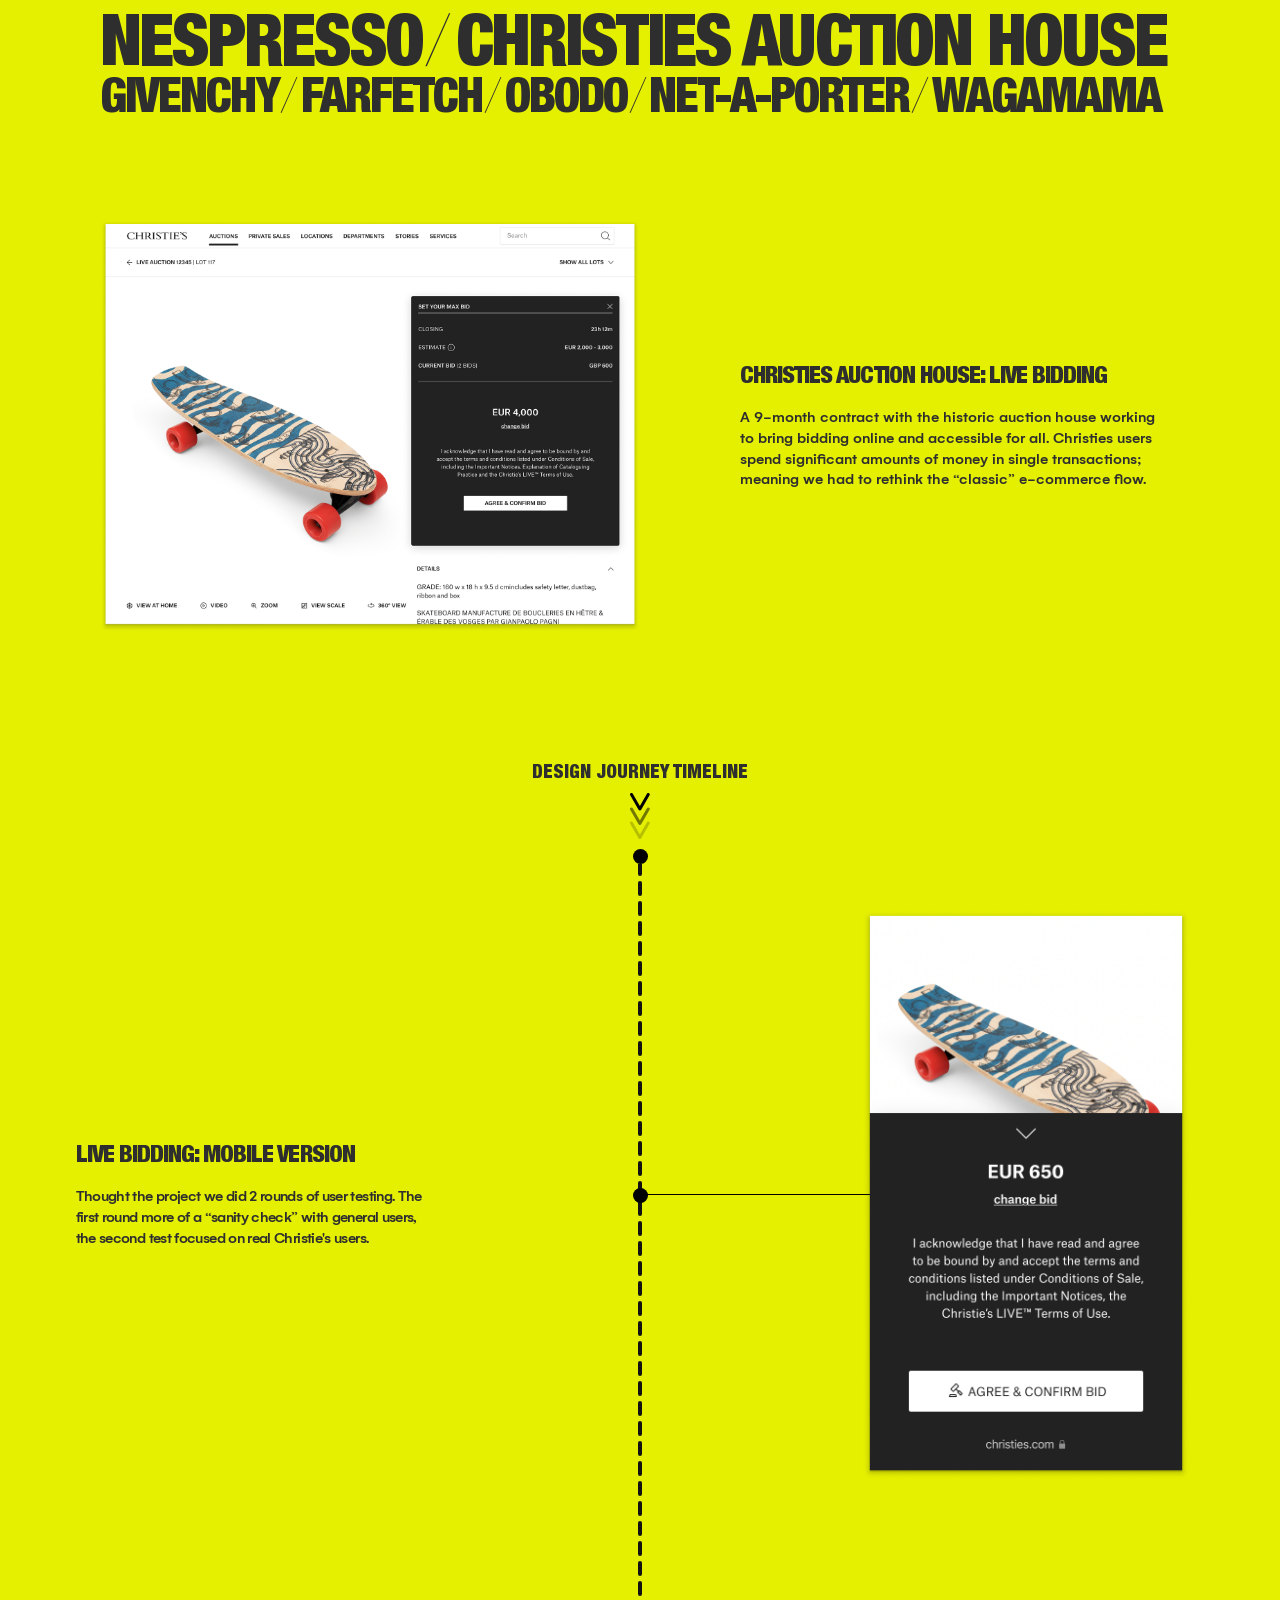
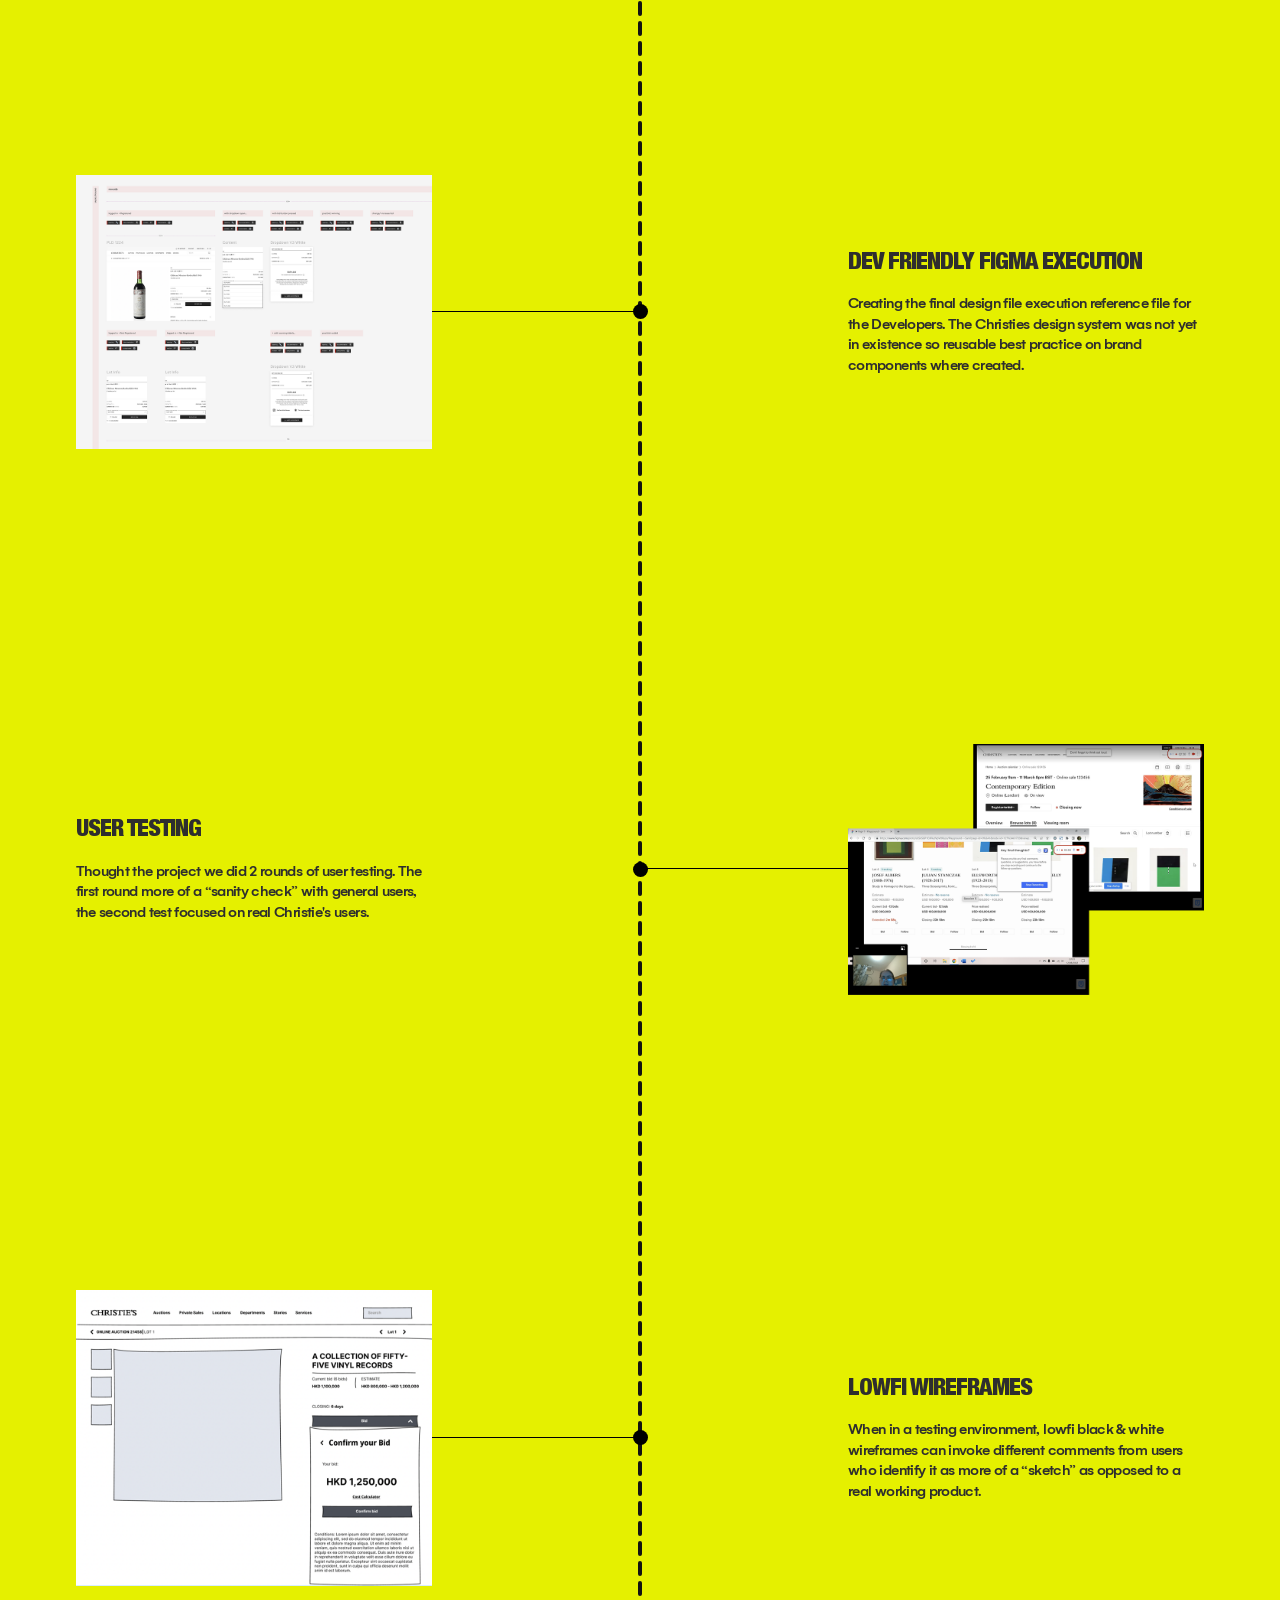
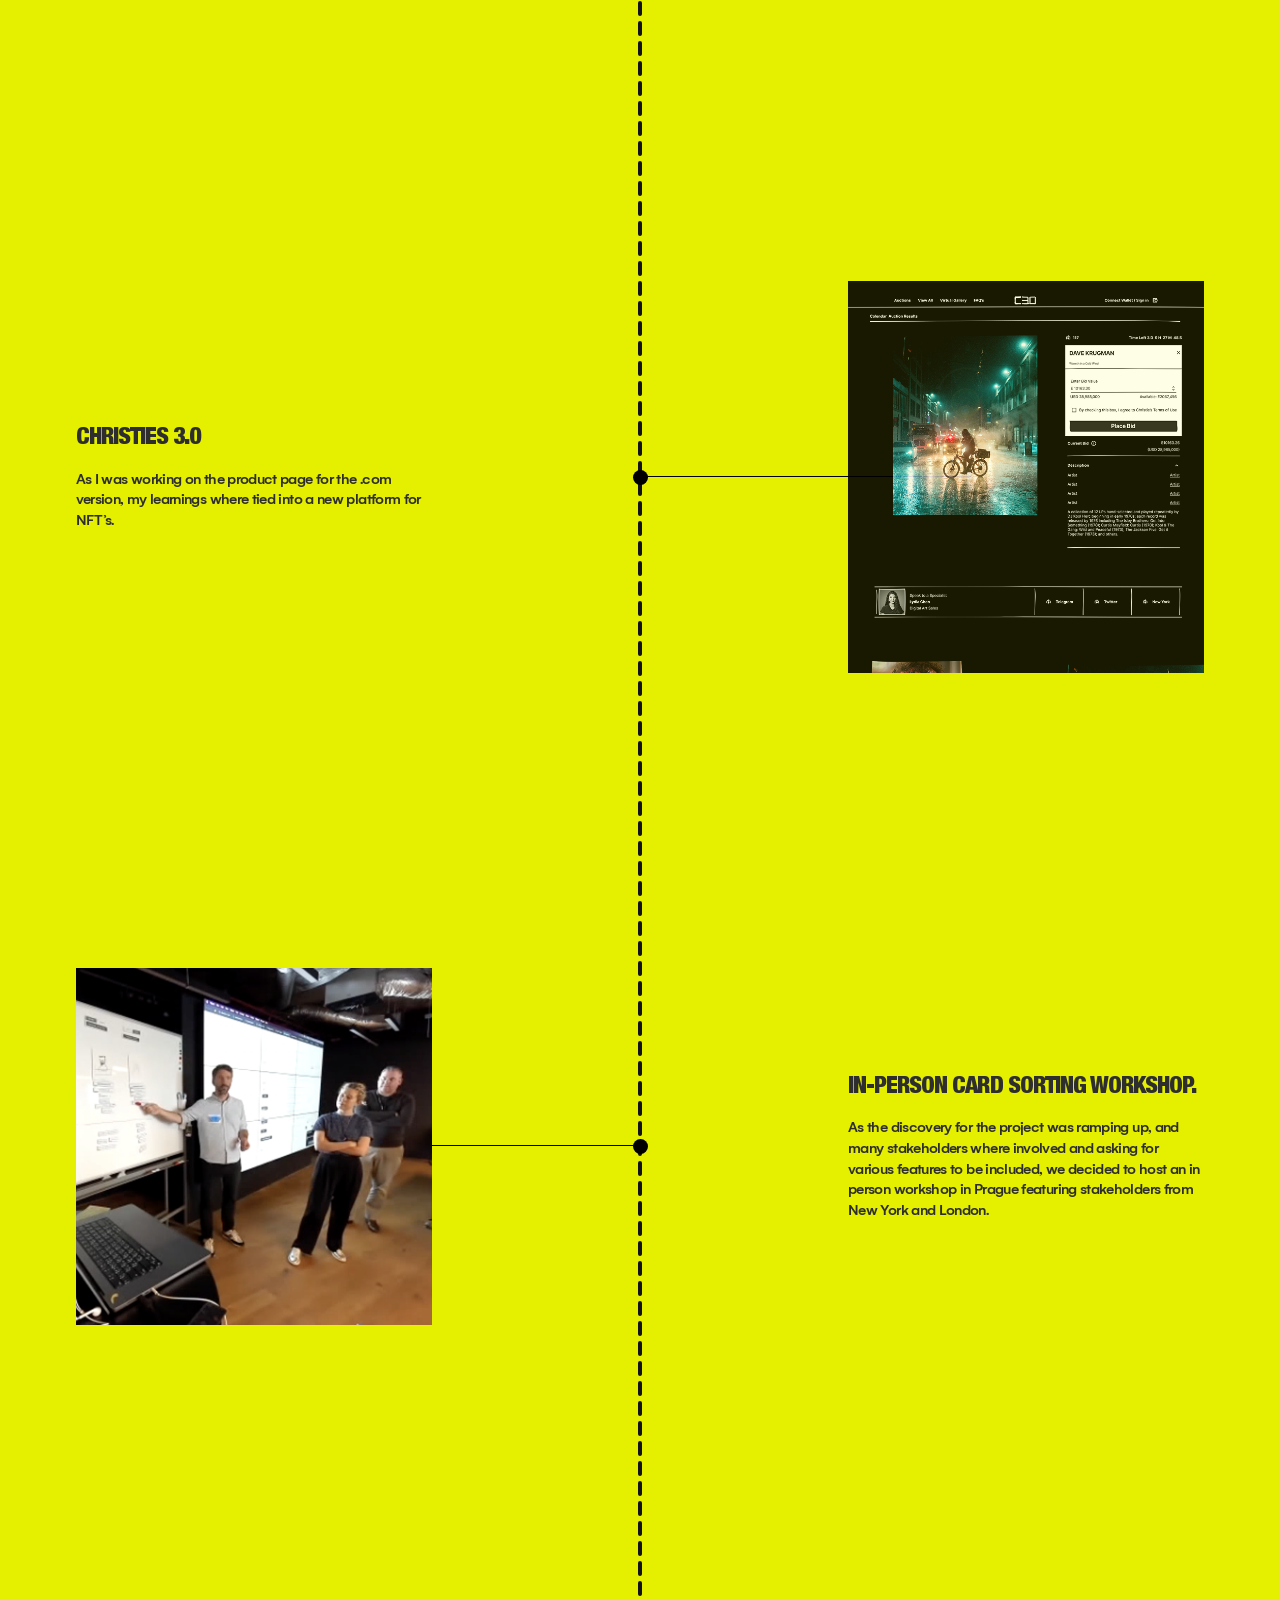
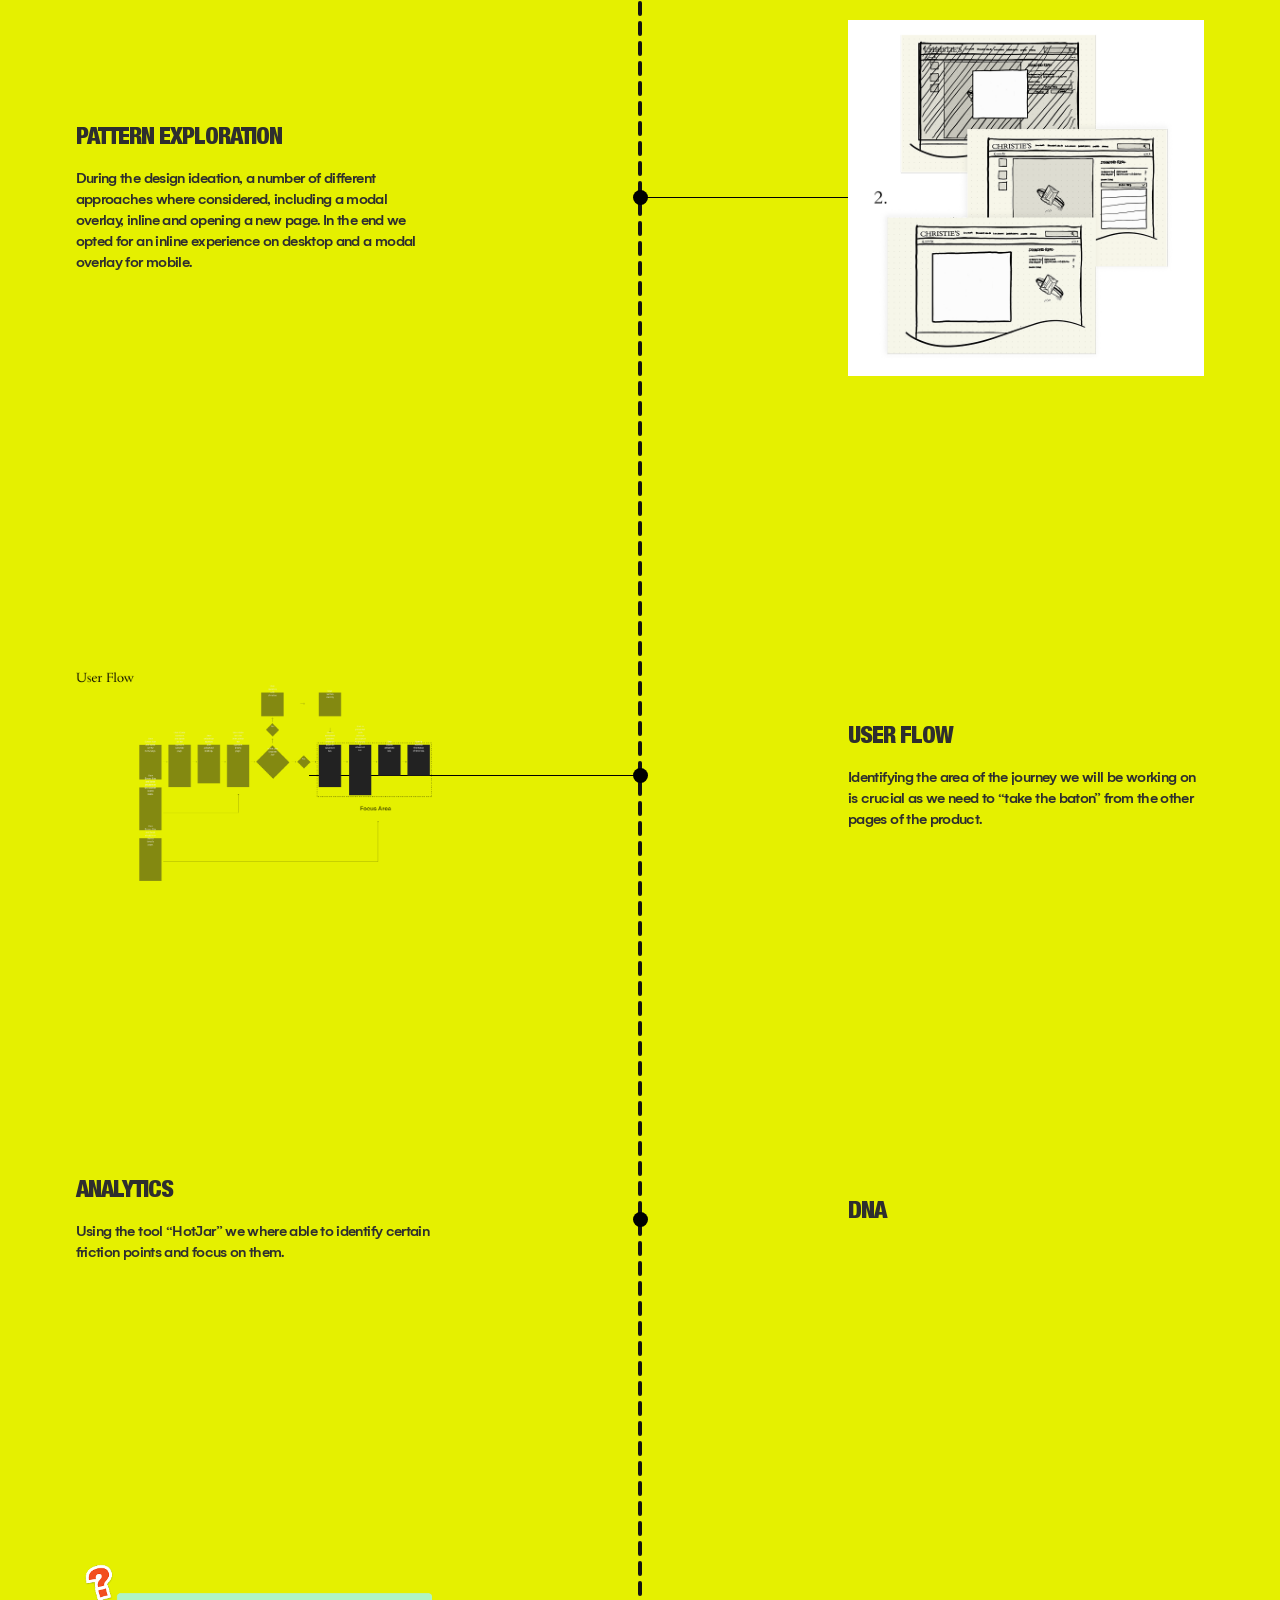
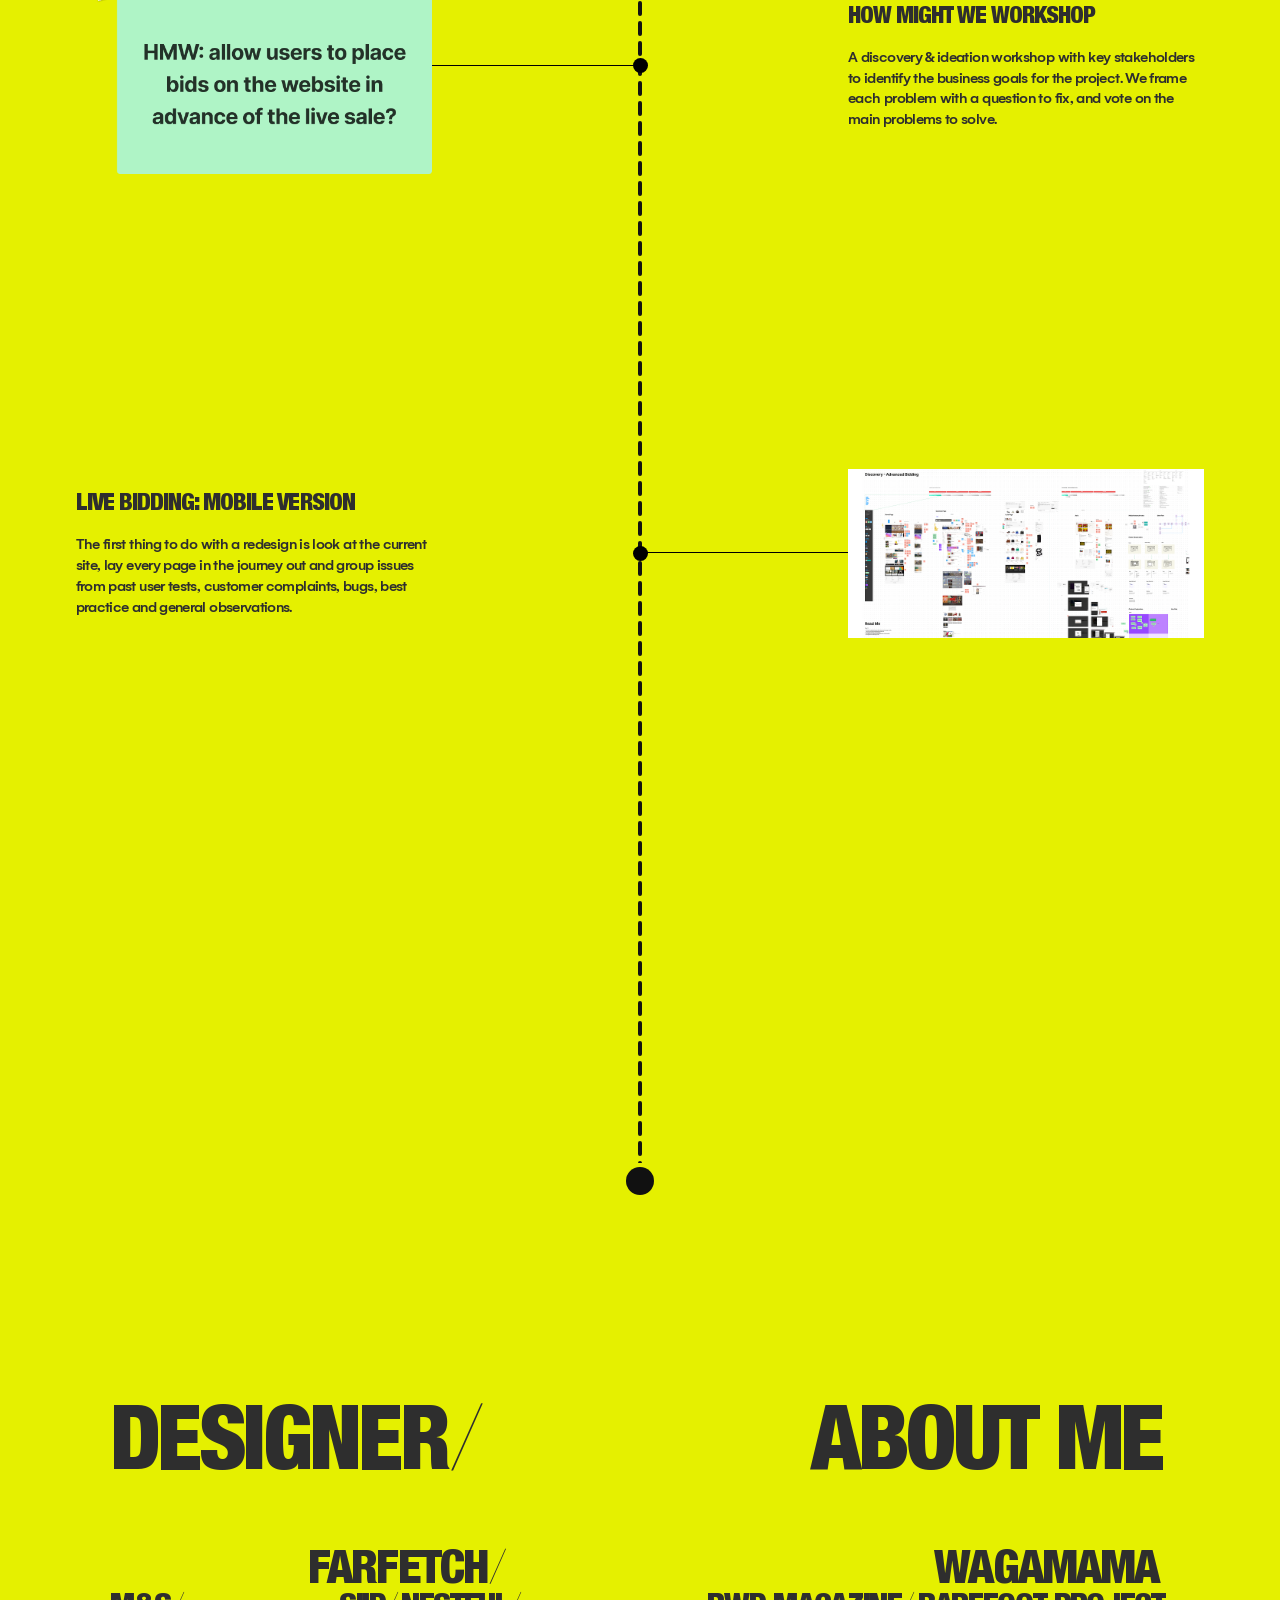
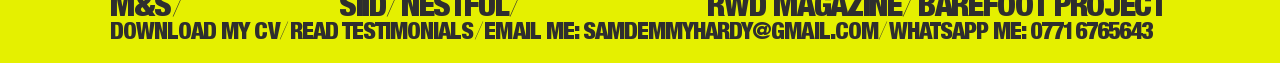
<file: projects/pageone.html>
<!DOCTYPE html>
<html lang="es">
<head>
  <meta charset="UTF-8">
  <meta name="viewport" content="width=device-width, initial-scale=1.0">

  <title>Portfolio Layout</title>

  <link rel="stylesheet" href="../css/style.css">
</head>
<body>

  <main class="mainpage">

    <!-- TITLE -->
    <section class="hero hero-big" id="hero-principal">

      <!-- ROW 1 -->
      <div class="hero-row hero-row-big">

        <a href="nespresso.html" class="hero-link-big">
          <span class="titlefont">NESPRESSO</span><span class="titleslashfont">/</span>
        </a>

        <a href="christies.html" class="hero-link-big">
          <span class="titlefont">CHRISTIES AUCTION HOUSE</span>
        </a>

      </div>

      <!-- ROW 2 -->
      <div class="hero-row hero-row-small">

        <a href="givenchy.html" class="hero-link-small">
          <span class="titlefont">GIVENCHY</span><span class="titleslashfont">/</span>
        </a>
        <a href="farfetch.html" class="hero-link-small">
          <span class="titlefont">FARFETCH</span><span class="titleslashfont">/</span>
        </a>
        <a href="obodo.html" class="hero-link-small">
          <span class="titlefont">OBODO</span><span class="titleslashfont">/</span>
        </a>
        <a href="netaporter.html" class="hero-link-small">
          <span class="titlefont">NET-A-PORTER</span><span class="titleslashfont">/</span>
        </a>
        <a href="wagamama.html" class="hero-link-small">
          <span class="titlefont">WAGAMAMA</span>
        </a>
      </div>

    </section>

    <section class="hero hero-small" id="hero-principal-small">

      <!-- ROW 1 -->
      <div class="hero-row hero-row-big">

        <a href="nespresso.html" class="hero-link-big">
          <span class="titlefont">NESPRESSO</span><span class="titleslashfont">/</span>
        </a>

        <a href="farfetch.html" class="hero-link-big">
          <span class="titlefont">FARFETCH</span>
        </a>

      </div>

      <!-- ROW 2 -->
      <div class="hero-row hero-row-big">

        <a href="nespresso.html" class="hero-link-big">
          <span class="titlefont">M&S BANK</span><span class="titleslashfont">/</span>
        </a>

        <a href="farfetch.html" class="hero-link-big">
          <span class="titlefont">WAGAMAMA</span>
        </a>

      </div>

      <!-- ROW 3 -->
      <div class="hero-row hero-row-big">

        <a href="nespresso.html" class="hero-link-big">
          <span class="titlefont">CHRISTIES AUCTION HOUSE</span>
        </a>

      </div>

    </section>




    <!-- CONTENT -->
    <section class="project">

      <!-- LEFT -->
      <div class="project-image">
        <img src="../img/Christies-Hero-Web.png" alt="">
      </div>

      <!-- RIGHT -->
      <div class="project-info">
        <h2> <span class="titlefont">CHRISTIES AUCTION HOUSE: LIVE BIDDING</span></h2>

        <p class="contenttextfont">
          
          A 9-month contract with the historic auction house
          working to bring bidding online and accessible for all.
          Christies users spend significant amounts of money in
          single transactions; meaning we had to rethink the
          “classic” e-commerce flow.
        </p>
      </div>

    </section>

  </main>


  <section class="timeline">


    <!-- HEADER TIMELINE -->
    <div class="timeline-header">

      <h3>DESIGN JOURNEY TIMELINE</h3>

      <svg width="20" height="46" viewBox="0 0 20 46" fill="none" xmlns="http://www.w3.org/2000/svg">
        <path opacity="0.2" d="M1.5 29.9824L9.8697 44.4785L18.239 29.9824" stroke="black" stroke-width="3" stroke-linecap="round" stroke-linejoin="round"/>
        <path opacity="0.5" d="M1.5 15.998L9.8697 30.4941L18.239 15.998" stroke="black" stroke-width="3" stroke-linecap="round" stroke-linejoin="round"/>
        <path d="M1.5 1.5L9.8697 15.996L18.239 1.5" stroke="black" stroke-width="3" stroke-linecap="round" stroke-linejoin="round"/>
      </svg>


      <!-- DOT -->
      <div class="timeline-start-dot"></div>

    </div>

    <!-- ITEM -->
    <div class="timeline-item">

      <!-- LEFT -->
      <div class="timeline-content left">

        <h3 class="titlefont">LIVE BIDDING: MOBILE VERSION</h3>

        <p class="contenttextfont">
          Thought the project we did 2 rounds of user testing. The first round more of a “sanity check” with general users, the second test focused on real Christie's users.
        </p>

      </div>

      <!-- CENTER -->
      <div class="timeline-center">
        <span class="timeline-dot"></span>
      </div>

      <!-- RIGHT -->
      <div class="timeline-content right img-block">

        <img src="../img/Christies-mobile.png" alt="">

      </div>

    </div>





    <!-- ITEM -->
    <div class="timeline-item reverse">

      <!-- LEFT -->
      <div class="timeline-content left img-block">

        <img src="../img/Christies-dev-spec.png" alt="">

      </div>

      <!-- CENTER -->
      <div class="timeline-center">
        <span class="timeline-dot"></span>
      </div>

      <!-- RIGHT -->
      <div class="timeline-content right">

        <h3 class="titlefont">dev friendly figma execution</h3>

        <p class="contenttextfont">
          Creating the final design file execution reference file for the Developers. The Christies design system was not yet in existence so reusable best practice on brand components where created.
        </p>

      </div>

    </div>


    <!-- ITEM -->
    <div class="timeline-item">

      <!-- LEFT -->
      <div class="timeline-content left">

        <h3 class="titlefont">User Testing</h3>

        <p class="contenttextfont">
          Thought the project we did 2 rounds of user testing. The first round more of a “sanity check” with general users, the second test focused on real Christie's users.
        </p>

      </div>

      <!-- CENTER -->
      <div class="timeline-center">
        <span class="timeline-dot"></span>
      </div>

      <!-- RIGHT -->
      <div class="timeline-content right img-block">

        <img src="../img/Christies-user-testing.png" alt="">

      </div>

    </div>





    <!-- ITEM -->
    <div class="timeline-item reverse">

      <!-- LEFT -->
      <div class="timeline-content left img-block">

        <img src="../img/Christies-wireframe.png" alt="">

      </div>

      <!-- CENTER -->
      <div class="timeline-center">
        <span class="timeline-dot"></span>
      </div>

      <!-- RIGHT -->
      <div class="timeline-content right">

        <h3 class="titlefont">Lowfi wireframes</h3>

        <p class="contenttextfont">
          When in a testing environment, lowfi black & white wireframes can invoke different comments from users who identify it as more of a “sketch” as opposed to a real working product.
        </p>

      </div>

    </div>


    <!-- ITEM -->
    <div class="timeline-item">

      <!-- LEFT -->
      <div class="timeline-content left">

        <h3 class="titlefont">Christies 3.0</h3>

        <p class="contenttextfont">
          As I was working on the product page for the .com version, my learnings where tied into a new platform for NFT’s.        
        </p>

      </div>

      <!-- CENTER -->
      <div class="timeline-center">
        <span class="timeline-dot"></span>
      </div>

      <!-- RIGHT -->
      <div class="timeline-content right img-block">

        <img src="../img/Christies-30.png" alt="">

      </div>

    </div>





    <!-- ITEM -->
    <div class="timeline-item reverse">

      <!-- LEFT -->
      <div class="timeline-content left img-block">

        <img src="../img/Christies-workshop.png" alt="">

      </div>

      <!-- CENTER -->
      <div class="timeline-center">
        <span class="timeline-dot"></span>
      </div>

      <!-- RIGHT -->
      <div class="timeline-content right">

        <h3 class="titlefont">In-person card sorting workshop.</h3>

        <p class="contenttextfont">
          As the discovery for the project was ramping up, and many stakeholders where involved and asking for various features to be included, we decided to host an in person workshop in Prague featuring stakeholders from New York and London.
        </p>

      </div>

    </div>


    <!-- ITEM -->
    <div class="timeline-item">

      <!-- LEFT -->
      <div class="timeline-content left">

        <h3 class="titlefont">Pattern exploration</h3>

        <p class="contenttextfont">
          During the design ideation, a number of different approaches where considered, including a modal overlay, inline and opening a new page. In the end we opted for an inline experience on desktop and a modal overlay for mobile.
        </p>

      </div>

      <!-- CENTER -->
      <div class="timeline-center">
        <span class="timeline-dot"></span>
      </div>

      <!-- RIGHT -->
      <div class="timeline-content right img-block">

        <img src="../img/Christies-mockup.png" alt="">

      </div>

    </div>





    <!-- ITEM -->
    <div class="timeline-item reverse">

      <!-- LEFT -->
      <div class="timeline-content left img-block">

        <img src="../img/Christies-user-flow.png" alt="">

      </div>

      <!-- CENTER -->
      <div class="timeline-center">
        <span class="timeline-dot"></span>
      </div>

      <!-- RIGHT -->
      <div class="timeline-content right">

        <h3 class="titlefont">User Flow</h3>

        <p class="contenttextfont">
          Identifying the area of the journey we will be working on is crucial as we need to “take the baton” from the other pages of the product.
        </p>

      </div>

    </div>


    <!-- ITEM -->
    <div class="timeline-item">

      <!-- LEFT -->
      <div class="timeline-content left">

        <h3 class="titlefont">ANALYTICS</h3>

        <p class="contenttextfont">
          Using the tool “HotJar” we where able to identify certain friction points and focus on them.
        </p>

      </div>

      <!-- CENTER -->
      <div class="timeline-center">
        <span class="timeline-dot"></span>
      </div>

      <!-- RIGHT -->
      <div class="timeline-content right">

        <h3 class="titlefont">DNA</h3>

      </div>

    </div>





    <!-- ITEM -->
    <div class="timeline-item reverse">

      <!-- LEFT -->
      <div class="timeline-content left img-block">

        <img src="../img/Christies-HMW.png" alt="">

      </div>

      <!-- CENTER -->
      <div class="timeline-center">
        <span class="timeline-dot"></span>
      </div>

      <!-- RIGHT -->
      <div class="timeline-content right">

        <h3 class="titlefont">How might we Workshop</h3>

        <p class="contenttextfont">
          A discovery & ideation workshop with key stakeholders to identify the business goals for the project. We frame each problem with a question to fix, and vote on the main problems to solve.
        </p>

      </div>

    </div>



    <!-- ITEM -->
    <div class="timeline-item">

      <!-- LEFT -->
      <div class="timeline-content left">

        <h3 class="titlefont">LIVE BIDDING: MOBILE VERSION</h3>

        <p class="contenttextfont">
          The first thing to do with a redesign is look at the current site, lay every page in the journey out and group issues from past user tests, customer complaints, bugs, best practice and general observations.
        </p>

      </div>

      <!-- CENTER -->
      <div class="timeline-center">
        <span class="timeline-dot"></span>
      </div>

      <!-- RIGHT -->
      <div class="timeline-content right img-block">

        <img src="../img/Christies-Wall.png" alt="">

      </div>

    </div>

  </section>



    <!-- LAST TITLE -->
     
  <main class="lastpart">

    <section class="hero hero-big-last" id="hero-last">

      <!-- ROW 1 -->
      <div class="hero-row hero-row-big">

        <a href="nespresso.html" class="hero-link-big">
          <span class="titlefont">SAM HARDY LEAD PRODUCT</span>
        </a>
      </div>


      <!-- ROW 1 -->
      <div class="hero-row hero-row-big">

        <a href="nespresso.html" class="hero-link-big">
          <span class="titlefont">DESIGNER</span><span class="titleslashfont">/</span>
        </a>
        <a href="nespresso.html" class="hero-link-big">
          <span class="titlefont">HIRE ME</span><span class="titleslashfont">/</span>
        </a>
        <a href="nespresso.html" class="hero-link-big">
          <span class="titlefont">ABOUT ME</span>
        </a>
      </div>

      <!-- ROW 1 -->
      <div class="hero-row hero-row-big">

        <a href="nespresso.html" class="hero-link-big">
          <span class="titlefont">NESPRESSO</span><span class="titleslashfont">/</span>
        </a>
        <a href="nespresso.html" class="hero-link-big">
          <span class="titlefont">CHRISTIES AUCTION HOUSE</span>
        </a>
      </div>

      <!-- ROW 2 -->
      <div class="hero-row hero-row-small">

        <a href="givenchy.html" class="hero-link-small">
          <span class="titlefont">GIVENCHY</span><span class="titleslashfont">/</span>
        </a>
        <a href="farfetch.html" class="hero-link-small">
          <span class="titlefont">FARFETCH</span><span class="titleslashfont">/</span>
        </a>
        <a href="obodo.html" class="hero-link-small">
          <span class="titlefont">OBODO</span><span class="titleslashfont">/</span>
        </a>
        <a href="netaporter.html" class="hero-link-small">
          <span class="titlefont">NET-A-PORTER</span><span class="titleslashfont">/</span>
        </a>
        <a href="wagamama.html" class="hero-link-small">
          <span class="titlefont">WAGAMAMA</span>
        </a>
      </div>

      <!-- ROW 2 -->
      <div class="hero-row hero-row-small">

        <a href="givenchy.html" class="hero-link-small">
          <span class="titlefont">M&S</span><span class="titleslashfont">/</span>
        </a>
        <a href="farfetch.html" class="hero-link-small">
          <span class="titlefont">M&S BANK</span><span class="titleslashfont">/</span>
        </a>
        <a href="obodo.html" class="hero-link-small">
          <span class="titlefont">SIID</span><span class="titleslashfont">/</span>
        </a>
        <a href="netaporter.html" class="hero-link-small">
          <span class="titlefont">NESTFUL</span><span class="titleslashfont">/</span>
        </a>
        <a href="netaporter.html" class="hero-link-small">
          <span class="titlefont">OCTO</span><span class="titleslashfont">/</span>
        </a>
        <a href="netaporter.html" class="hero-link-small">
          <span class="titlefont">ATTEST</span><span class="titleslashfont">/</span>
        </a>
        <a href="netaporter.html" class="hero-link-small">
          <span class="titlefont">RWD MAGAZINE</span><span class="titleslashfont">/</span>
        </a>
        <a href="netaporter.html" class="hero-link-small">
          <span class="titlefont">BAREFOOT PROJECT</span>
        </a>
      </div>

      <!-- ROW 2 -->
      <div class="hero-row hero-row-small">

        <a href="givenchy.html" class="hero-link-small">
          <span class="titlefont">DOWNLOAD MY CV</span><span class="titleslashfont">/</span>
        </a>
        <a href="farfetch.html" class="hero-link-small">
          <span class="titlefont">READ TESTIMONIALS</span><span class="titleslashfont">/</span>
        </a>
        <a href="obodo.html" class="hero-link-small">
          <span class="titlefont">EMAIL ME: SAMDEMMYHARDY@GMAIL.COM</span><span class="titleslashfont">/</span>
        </a>
        <a href="netaporter.html" class="hero-link-small">
          <span class="titlefont">WHATSAPP ME: 07716765643</span>
        </a>
      </div>

    </section>

    <section class="hero hero-small-last" id="hero-last-small">

      <!-- ROW 1 -->
      <div class="hero-row hero-row-big">

        <a href="nespresso.html" class="hero-link-big">
          <span class="titlefont">NET-A-PORTER</span><span class="titleslashfont">/</span>
        </a>

        <a href="nespresso.html" class="hero-link-big">
          <span class="titlefont">GIVENCHY</span><span class="titleslashfont">/</span>
        </a>

        <a href="nespresso.html" class="hero-link-big">
          <span class="titlefont">OBODO</span>
        </a>


      </div>

      <!-- ROW 2 -->
      <div class="hero-row hero-row-big">

        <a href="nespresso.html" class="hero-link-big">
          <span class="titlefont">EMAIL ME: SAMDEMMYHARDY@GMAIL.COM</span>
        </a>


      </div>

      <!-- ROW 3 -->
      <div class="hero-row hero-row-big">

        <a href="nespresso.html" class="hero-link-big">
          <span class="titlefont">DOWNLOAD MY CV</span><span class="titleslashfont">/</span>
        </a>

        <a href="nespresso.html" class="hero-link-big">
          <span class="titlefont">READ TESTIMONIALS</span><span class="titleslashfont">/</span>
        </a>

        <a href="nespresso.html" class="hero-link-big">
          <span class="titlefont">WHATSAPP ME: 07716765643</span>
        </a>

      </div>

    </section>
  </main>




  <script src="../js/script.js"></script>
</body>
</html>
</file>
<file: css/style.css>
@font-face {
  font-family: 'HelveticaCondensed';
  src: url('../fonts/HelveticaNeue-CondensedBlack.ttf') format('truetype');
}

@font-face {
  font-family: 'HelveticaUltraLight';
  src: url('../fonts/helvetica-neue-ultra-light.ttf') format('truetype');
}

@font-face {
  font-family: 'GelionMedium';
  src: url('../fonts/Gelion Medium.ttf') format('truetype');
}

body {
  margin: 0;
  padding: 0;
  font-family: Arial, Helvetica, sans-serif;
  background: #e5f000;
  color: #2E2E2E;
}

h1 {
  
  color: #2E2E2E;
}/* RESET */
* {
  margin: 0;
  padding: 0;
  box-sizing: border-box;
}


/* CONTENEDOR GENERAL */
.mainpage {
  width: auto;
  max-width: 1100px;
  margin: 0 auto;
  min-height: 70vh;
  /* padding: 1vw 2vw; */
  display: flex;
  flex-direction: column;
  margin-top: 10px;
  gap: 100px; /* espacio fijo entre título y contenido */
  padding-left: 10px;
  padding-right: 10px;
}

.lastpart {
  width: auto;
  max-width: 1100px;
  margin: 0 auto;
  /* padding: 1vw 2vw; */
  display: flex;
  flex-direction: column;
  margin-top: 10px;
  gap: 100px; /* espacio fijo entre título y contenido */
}



/* SECCION PRINCIPAL */
.project {
  position: relative;
  display: flex;
  width: 100%;
  max-width: 1200px;
  margin: 0 auto;
  min-height: auto;
  justify-content: center;
  align-items: center;
  gap: 100px;
  padding: 0;
}

/* IMAGEN */
.project-image {
  display: flex;
  justify-content: center;
  align-items: center;
  width: 50%;
}

.project-image img {
  width: 100%;
  max-height: 70vh;
  object-fit: contain;
}

/* TEXTO */
.project-info {
  flex: 1;
  width: auto;
  display: flex;
  flex-direction: column;
  justify-content: center;
  align-items: flex-start;
  text-align: left;
}

.project-info h2 {
  font-size: 24px;
  line-height: 1.05;
  margin-bottom: 20px;
  text-transform: uppercase;
}

.project-info p {
  font-size: 16px;
  line-height: 1.3;
  max-width: 500px;
  white-space: normal;
  word-wrap: break-word;
  margin-right: 25px;
}


/* HERO */

.hero {
  width: 100%;
}

.hero-big{
  display: block;
}

.hero-small{
  display: none;
}


.hero-big-last{
  display: block;
  margin-top: 100px;
  margin-bottom: 20px;

  width: auto;
  margin-left: 20px;
  margin-right: 20px;
}

.hero-small-last{
  display: none;
  margin-top: 100px;
  margin-bottom: 20px;
  width: auto;
  margin-left: 20px;
  margin-right: 20px;
}

/* ROWS */
.hero-row {
  white-space: nowrap;
  line-height: 0.8;
  display: flex;
  width: 100%;
}


/* LINKS */

.hero-link-big:hover,
.hero-link-small:hover {
  opacity: 0;
}


.hero-link-big,
.hero-link-small {
  text-decoration: none;
  text-transform: uppercase;

  color: #2E2E2E;

  line-height: 0.82;
}
.titlefont {
  font-family: 'HelveticaCondensed', sans-serif;

  letter-spacing: -0.04em;
}

.titleslashfont {
  font-family: 'HelveticaUltraLight', sans-serif;

  margin-left: 0.05em;
  margin-right: 0.08em;
}

.contenttextfont {
  font-family: 'GelionMedium', sans-serif;
}












.timeline {
  position: relative;

  width: 100%;
  max-width: 1200px;

  margin: 0 auto;

  padding: 30vh 2vw;

  overflow: hidden;

  z-index: 1;

}
  

.timeline::before {

  content: "";

  position: absolute;

  top: 200px;
  bottom: 40px;

  left: 50%;

  transform: translateX(-50%);

  width: 4px;

  /* The second height changes the lines length */
  background-image: url("data:image/svg+xml,%3Csvg xmlns='http://www.w3.org/2000/svg' width='4' height='14' viewBox='0 0 4 18'%3E%3Crect x='0' y='0' width='4' height='15' rx='2' fill='%23111'/%3E%3C/svg%3E");

  background-repeat: repeat-y;

  background-size: 4px 20px;

  z-index: 0;
}

/* Punto final: dibuja un círculo al final de la línea vertical */
.timeline::after {
  content: "";
  position: absolute;
  left: 50%;
  transform: translateX(-50%);
  bottom: 8px; /* distancia desde la base del contenedor */
  width: 28px;
  height: 28px;
  background: #111;
  border-radius: 50%;
  z-index: 5; /* por encima de la línea */
}

.timeline-item {

  position: relative;

  display: grid;

  grid-template-columns: 1fr 120px 1fr;

  align-items: center;

  margin-bottom: 295px;

  max-height: 570px;
}

.timeline-center {

  position: relative;

  display: flex;

  justify-content: center;
}

.timeline-dot {

  width: 15px;
  height: 15px;

  background: black;

  border-radius: 50%;

  position: relative;

  z-index: 5;
}

.timeline-content {

  position: relative;

  font-family: 'HelveticaCondensed', sans-serif;
  letter-spacing: -0.04em;

  align-items: center;
}

.timeline-content h3{

  font-size: 24px;
  line-height: 1.05;
  margin-bottom: 20px;
  text-transform: uppercase;
}

.timeline-content p{

  font-size: 16px;
  line-height: 1.3;
  max-width: 500px;
  white-space: normal;
  word-wrap: break-word;
}


.timeline-content.left {

  padding-right: min(148px, 30%);
  padding-left: 10px;
}

.timeline-content.right {

  padding-left: min(148px, 30%);
  padding-right: 10px;
}

.timeline-content.left.img-block::after {

  content: "";

  position: absolute;

  top: calc(50% - 1px);

  right: -60px;

  width:  min(
      calc(148px + ((100% - 148px) / 2)),
      80%
    );
  height: 1px;

  background: black;
}

.timeline-content.right.img-block::before {

  content: "";

  position: absolute;

  top: calc(50% - 1px);

  left: -60px;

  width:  min(
      calc(148px + ((100% - 148px) / 2)),
      80%
    );
  height: 1px;

  background: black;
}

.timeline-content img {

  width: 100%;

  max-width: 420px;

  max-height: 570px;

  height: auto;

  object-fit: contain;

  display: block;

  position: relative;

  z-index: 5;
}

.timeline-header {
  position: absolute;
  left: 50%;
  transform: translateX(-50%);
  top: 120px;
  width: auto;
  margin: 0;
  padding: 0 12px;
  display: flex;
  flex-direction: column;
  align-items: center;
  z-index: 10;
  background: #e5f000;
  margin-bottom: auto;
}

.timeline-header h3 {
  font-family: 'HelveticaCondensed', sans-serif;
  font-size: 24;
  text-transform: uppercase;
  margin: 0 0 10px 0;
  white-space: nowrap;

  z-index: 10;

  background: #e5f000;
}

.timeline-header h3 {

  font-family: 'HelveticaCondensed', sans-serif;

  font-size: 24;

  text-transform: uppercase;

  margin-bottom: 10px;
}


.timeline-start-dot {

  width: 15px;
  height: 15px;

  background: black;

  border-radius: 50%;

  margin-top: 10px;

  position: relative;

  z-index: 20;
}

.timeline-item.reverse {

  grid-template-columns: 1fr 120px 1fr;
}

.timeline-item.reverse .left {

  order: 1;
}

.timeline-item.reverse .right {

  order: 3;
}

.timeline-item.reverse .timeline-center {

  order: 2;
}



  .hero a {

  opacity: 0;


  }

  .hero a.show {

    opacity: 1;

  }






/* ALWAYS THE LAST THING THIS */
@media (max-width: 700px) {


  .mainpage {
    width: auto;
    gap: 50px;
  }


  .hero {

    margin-left: 10px;
    margin-right: 10px;
    width: auto;

  }

  .hero-big {

    display: none;
  }

  .hero-small {

    display: flex;

    flex-direction: column;

    align-items: center;

  }

  .project {

    flex-direction: column;

    align-items: center;

    gap: 48px;

    padding-right: 0;
  
    margin-left: 30px;
    margin-right: 30px;

    width: auto;
  }


  .project-image {

    width: 100%;

    display: flex;

    justify-content: center;
  }

  .project-image img {

    width: 100%;

    max-width: 500px;

    height: auto;
  }

  .project-info {

    width: 100%;

    margin-left: 10px;
  }


  .project-info p {

    max-width: 90%;
  }






  .timeline-item {

    display: flex;

    flex-direction: column;

    align-items: center;

    max-height: none;

    gap: 32px;

    margin-bottom: 280px;

    padding-bottom: 30px;

    background-color: #e5f000;

    margin-left: 10px;
    margin-right: 10px;

  }

  .timeline-item:first-of-type {
    margin-top: 160px;
  }


  .timeline {

    padding-top: 50vh;
    padding-bottom: 2vh;
  }


  .timeline::before {

    left: 50%;

    top: 60px;
    transform: translateX(-50%);
  }


  .timeline-center {

    order: 1;
  }


  .timeline-content img {

    width: 100%;

    max-width: 100%;

    height: auto;

    margin-left: auto;
    margin-right: auto;

  }


  .timeline-content {

    width: 100%;

    text-align: left;

    padding: 0;

    background-color: #e5f000;

  }


  .timeline-content.left {

    padding-right: 10px;
    padding-left: 10px;
  }

  .timeline-content.right {

    padding-left: 10px;
    padding-right: 10px;
  }


  .timeline-content::before,
  .timeline-content::after {

    display: none;
  }



  .timeline-item.reverse .left,
  .timeline-item.reverse .right,
  .timeline-item.reverse .timeline-center {

    grid-column: auto;
  }

  .timeline-item.reverse .timeline-center {
    order: 1;
  }

  .timeline-item.reverse .left.img-block,
  .timeline-item.reverse .right.img-block {
    order: 2;
  }

  .timeline-item.reverse .left:not(.img-block),
  .timeline-item.reverse .right:not(.img-block) {
    order: 3;
  }

  .timeline-content.img-block {
    order: 2;
    display: flex;
    justify-content: center;
    width: 100%;
  }

  .timeline-content:not(.img-block) {
    order: 3;
  }

  .timeline-dot {

    margin-top: -8px;
  }


  .timeline-header h3 {

    font-size: 22px;
  }

  .timeline-header {


    position: absolute;
    left: 50%;
    transform: translateX(-50%);
    top: 50px;
    width: auto;
    margin: 0;
    padding: 0 12px;
    display: flex;
    flex-direction: column;
    align-items: center;
    z-index: 10;
    background: #e5f000;
    margin-bottom: auto;

  }






  .hero-big-last {

    display: none;

    width: auto;
    margin-left: 20px;
    margin-right: 20px;
  }

  .hero-small-last {

    display: flex;

    flex-direction: column;

    align-items: center;

    width: auto;

    margin-left: 20px;
    margin-right: 20px;
  }




}
</file>
